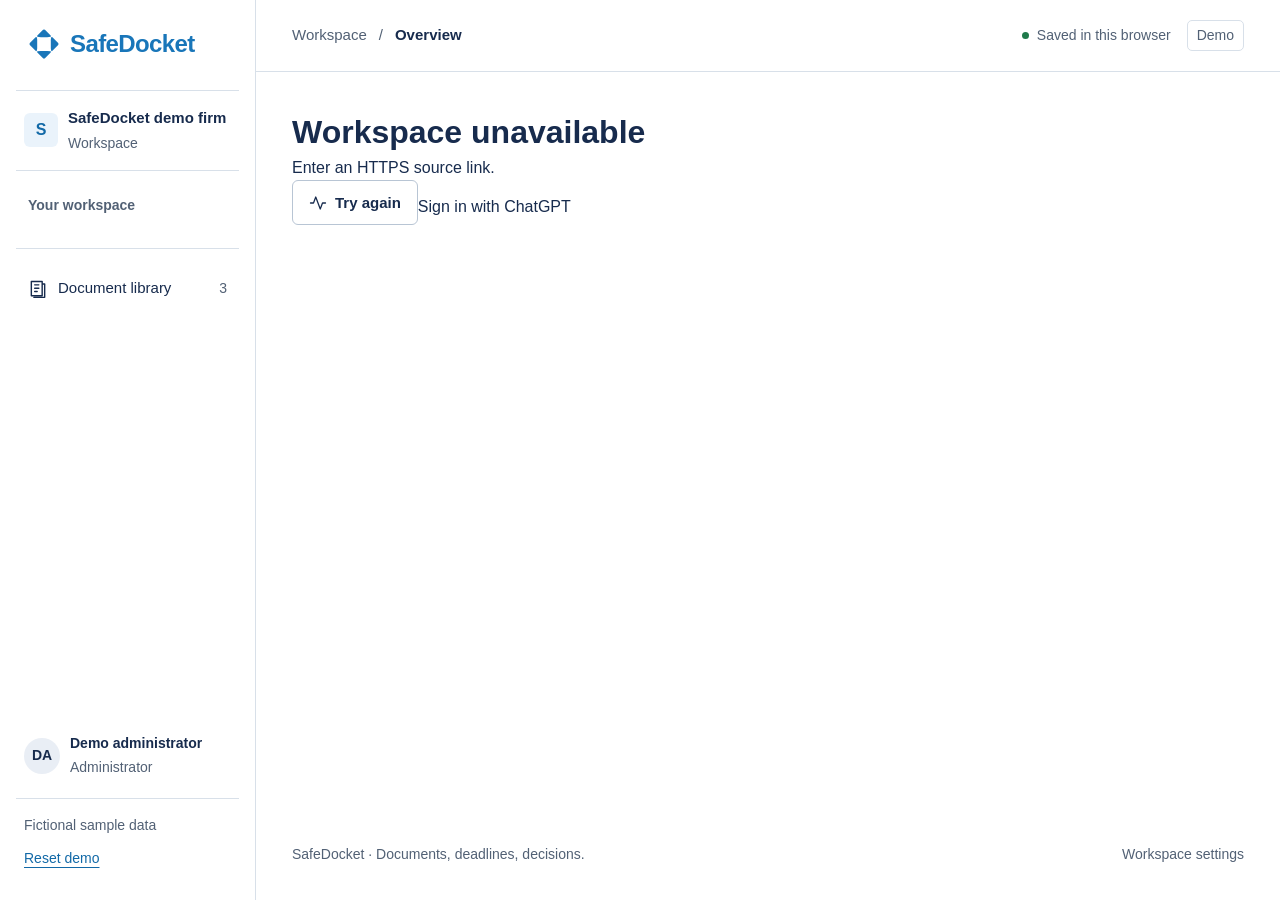
<file: index.html>
<!doctype html><html lang="en"><head>
<meta charset="UTF-8"><meta name="viewport" content="width=device-width,initial-scale=1"><meta name="color-scheme" content="light">
<meta name="description" content="SafeDocket helps you review client documents, follow up on missing evidence, and track decisions. Try the interactive demo.">
<meta http-equiv="Content-Security-Policy" content="default-src 'self'; connect-src 'none'; script-src 'self'; style-src 'self' 'unsafe-inline'; img-src 'self' data:; object-src 'none'; base-uri 'self'; form-action 'self'"><meta name="referrer" content="no-referrer">
<title>SafeDocket — Workspace</title><link rel="icon" href="./brand/favicon.svg?v=9bbdd194230a"><link rel="stylesheet" href="./styles.css?v=6875f411c402">
</head><body>
<a class="skip-link" href="#main">Skip to workspace</a>
<div id="auth-gate" class="auth-gate"><p>Opening SafeDocket…</p></div>
<div class="app" hidden>
<aside class="sidebar" id="sidebar" aria-label="Main navigation">
<a class="brand" href="#overview" aria-label="SafeDocket home"><img class="brand-symbol" src="./brand/safedocket-symbol.svg?v=9bbdd194230a" width="29" height="29" alt=""><span>SafeDocket</span></a>
<div class="workspace"><span class="org-avatar" id="org-initial">S</span><div><strong id="org-name">SafeDocket demo firm</strong><small>Workspace</small></div></div>
<div class="nav-label">Your workspace</div><nav id="nav"></nav>
<div class="sidebar-library"><a href="./samples/"><svg class="icon" viewBox="0 0 24 24" fill="none" stroke="currentColor" stroke-width="1.6"><path d="M4 3h13v17H4z M8 7h5 M8 11h5 M8 15h3 M17 6h3v16H7"/></svg>Document library<span>3</span></a></div>
<div class="sidebar-bottom"><button id="view-context" hidden></button><div class="profile"><span class="avatar">DA</span><div><strong id="actor-name">Demo administrator</strong><small>Administrator</small></div></div><div class="sidebar-foot"><span>Fictional sample data</span><button id="demo-reset" type="button">Reset demo</button></div><button id="sign-out" hidden>Sign out</button></div>
</aside>
<div class="main-shell"><header class="topbar"><div class="breadcrumb"><button class="icon-button menu-toggle" aria-label="Toggle navigation" aria-expanded="false" aria-controls="sidebar" id="menu-toggle"></button><span>Workspace</span><span class="crumb-separator">/</span><strong id="crumb">Overview</strong></div><div class="topbar-end"><span class="local-status"><i></i>Saved in this browser</span><span class="demo-label">Demo</span><button id="role-switch" hidden></button><button id="alerts-button" hidden></button></div></header>
<main id="main" tabindex="-1"></main><footer class="page-footer"><span>SafeDocket · Documents, deadlines, decisions.</span><button class="environment-label" data-page="firm-settings">Workspace settings</button></footer>
</div></div>
<dialog id="detail" class="detail-dialog" aria-labelledby="detail-title"></dialog><dialog id="form-dialog" class="form-dialog" aria-labelledby="form-title"></dialog>
<dialog id="demo-reset-dialog" class="form-dialog" aria-labelledby="demo-reset-title"><div class="reset-content"><span class="page-kicker">Demo workspace</span><h2 id="demo-reset-title">Start fresh?</h2><p>This resets the sample data and clears the changes made in this browser.</p><div class="form-actions"><button class="btn" id="demo-reset-cancel">Keep exploring</button><button class="btn primary" id="demo-reset-confirm">Reset examples</button></div></div></dialog>
<div class="toast" id="toast" role="status"></div><noscript>This demo needs JavaScript to show the workspace.</noscript><script type="module" src="./demo.js?v=ce785e9dd273"></script>
</body></html>
</file>
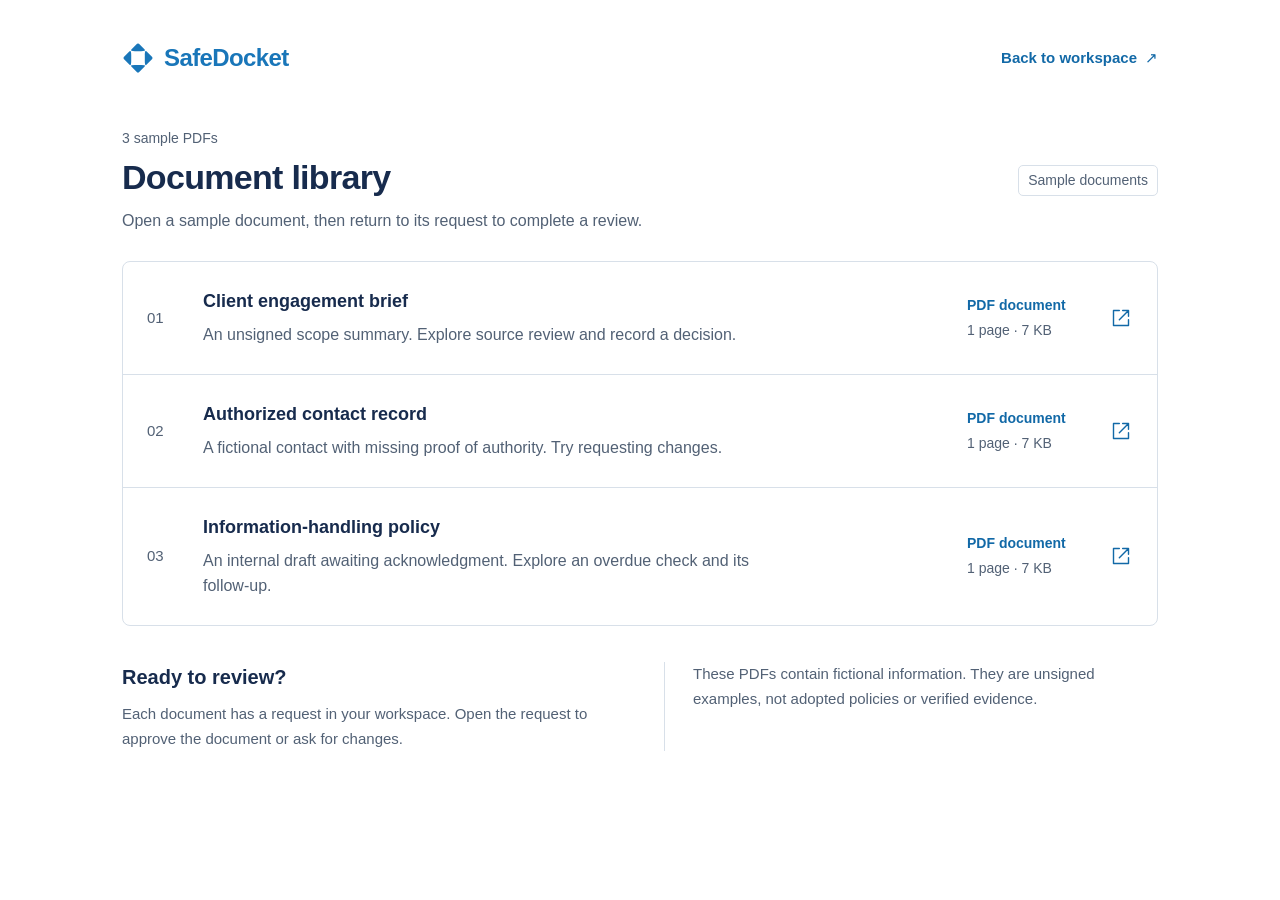
<file: samples/index.html>
<!doctype html><html lang="en"><head><meta charset="utf-8"><meta name="viewport" content="width=device-width,initial-scale=1"><meta name="color-scheme" content="light"><meta name="referrer" content="no-referrer"><title>SafeDocket — Document library</title><link rel="icon" href="../brand/favicon.svg?v=9bbdd194230a"><link rel="stylesheet" href="../styles.css?v=6875f411c402"></head><body class="library-page"><main class="library-shell"><header class="library-top"><a class="brand" href="../" aria-label="SafeDocket home"><img class="brand-symbol" src="../brand/safedocket-symbol.svg?v=9bbdd194230a" width="29" height="29" alt=""><span>SafeDocket</span></a><a class="inline-link" href="../">Back to workspace <span aria-hidden="true">↗</span></a></header><header class="page-heading"><div><p class="page-kicker">3 sample PDFs</p><h1>Document library</h1><p class="page-description">Open a sample document, then return to its request to complete a review.</p></div><span class="demo-label">Sample documents</span></header><div class="library-list"><a class="library-document" href="./sample-engagement-brief.pdf" target="_blank" rel="noopener noreferrer"><span class="library-number">01</span><div><h2>Client engagement brief</h2><p>An unsigned scope summary. Explore source review and record a decision.</p></div><span class="library-file-meta"><strong>PDF document</strong>1 page · 7 KB</span><svg class="icon" viewBox="0 0 24 24" fill="none" stroke="currentColor" stroke-width="1.6" stroke-linecap="round" stroke-linejoin="round" aria-hidden="true"><path d="M14 3h7v7 M21 3 10 14 M10 3H3v18h18v-7"/></svg></a><a class="library-document" href="./sample-authority-record.pdf" target="_blank" rel="noopener noreferrer"><span class="library-number">02</span><div><h2>Authorized contact record</h2><p>A fictional contact with missing proof of authority. Try requesting changes.</p></div><span class="library-file-meta"><strong>PDF document</strong>1 page · 7 KB</span><svg class="icon" viewBox="0 0 24 24" fill="none" stroke="currentColor" stroke-width="1.6" stroke-linecap="round" stroke-linejoin="round" aria-hidden="true"><path d="M14 3h7v7 M21 3 10 14 M10 3H3v18h18v-7"/></svg></a><a class="library-document" href="./sample-information-policy.pdf" target="_blank" rel="noopener noreferrer"><span class="library-number">03</span><div><h2>Information-handling policy</h2><p>An internal draft awaiting acknowledgment. Explore an overdue check and its follow-up.</p></div><span class="library-file-meta"><strong>PDF document</strong>1 page · 7 KB</span><svg class="icon" viewBox="0 0 24 24" fill="none" stroke="currentColor" stroke-width="1.6" stroke-linecap="round" stroke-linejoin="round" aria-hidden="true"><path d="M14 3h7v7 M21 3 10 14 M10 3H3v18h18v-7"/></svg></a></div><footer class="library-footer"><div><h2>Ready to review?</h2><p>Each document has a request in your workspace. Open the request to approve the document or ask for changes.</p></div><p>These PDFs contain fictional information. They are unsigned examples, not adopted policies or verified evidence.</p></footer></main></body></html>
</file>
<file: styles.css>
/* SafeDocket: readable, action-focused product UI. Keep type at 14px or larger. */
:root {
  color-scheme: light;
  --paper: #ffffff;
  --surface: #fff;
  --rail: #fff;
  --ink: #172b4d;
  --muted: #526175;
  --line: #d8e0e9;
  --accent: #1269a7;
  --accent-soft: #eaf3fb;
  --amber: #825000;
  --red: #b3261e;
  --sans: -apple-system, BlinkMacSystemFont, 'Segoe UI', sans-serif;
  --text-sm: .875rem;
  --text-ui: .9375rem;
  font: 16px/1.5 var(--sans);
  color: var(--ink);
  background: var(--paper);
  font-synthesis: none;
}
* { box-sizing: border-box; }
body { margin: 0; background: var(--paper); }
[hidden] { display: none !important; }
a { color: inherit; text-decoration: none; }
button, input, textarea, select { font: inherit; }
button, a { touch-action: manipulation; }
button { cursor: pointer; color: inherit; }
button:disabled { cursor: not-allowed; opacity: .5; }
a:focus-visible, button:focus-visible, input:focus-visible, select:focus-visible, textarea:focus-visible, summary:focus-visible { outline: 3px solid var(--accent); outline-offset: 3px; }
button:focus:not(:focus-visible) { outline: none; }
h1, h2, h3, p { margin: 0; }
svg { flex-shrink: 0; }
.icon { width: 20px; height: 20px; fill: none; stroke: currentColor; stroke-width: 1.7; stroke-linecap: round; stroke-linejoin: round; }
.skip-link { position: fixed; top: 10px; left: 10px; z-index: 200; padding: 12px; background: var(--ink); color: #fff; transform: translateY(-160%); }
.skip-link:focus { transform: none; }
.app { min-height: 100dvh; display: grid; grid-template-columns: 256px minmax(0, 1fr); }
.sidebar { position: sticky; top: 0; height: 100dvh; overflow-y: auto; background: var(--rail); border-right: 1px solid var(--line); display: flex; flex-direction: column; padding: 28px 16px 20px; }
.brand { display: flex; align-items: center; gap: 10px; padding: 0 12px; color: #1976b9; margin-bottom: 30px; }
.brand-symbol { width: 32px; height: 32px; flex-shrink: 0; object-fit: contain; }
.brand span { font-weight: 700; font-size: 1.5rem; letter-spacing: -.6px; line-height: 1.2; }
.workspace { display: flex; align-items: center; gap: 10px; padding: 16px 8px; border-top: 1px solid var(--line); border-bottom: 1px solid var(--line); margin-bottom: 24px; }
.org-avatar { width: 34px; height: 34px; flex-shrink: 0; display: grid; place-items: center; background: var(--accent-soft); border-radius: 6px; color: var(--accent); font-weight: 650; }
.workspace strong { font-weight: 650; font-size: var(--text-ui); display: block; overflow-wrap: anywhere; }
.workspace small, .profile small { display: block; color: var(--muted); font-size: var(--text-sm); margin-top: 3px; }
.nav-label { font-size: var(--text-sm); font-weight: 600; color: var(--muted); margin: 0 12px 10px; }
#nav { display: flex; flex-direction: column; gap: 6px; }
.nav-item { display: flex; align-items: center; gap: 12px; padding: 12px; min-height: 48px; font-size: 1rem; color: var(--muted); border-radius: 6px; font-weight: 500; }
.nav-item:hover { background: var(--paper); color: var(--ink); }
.nav-item.active { background: var(--accent-soft); color: #075b97; font-weight: 650; }
.sidebar-library { margin-top: 22px; padding-top: 16px; border-top: 1px solid var(--line); }
.sidebar-library > a { display: flex; gap: 10px; align-items: center; padding: 12px; min-height: 48px; font-size: var(--text-ui); color: var(--ink); border-radius: 6px; }
.sidebar-library > a:hover { background: var(--paper); }
.sidebar-library > a > span { margin-left: auto; color: var(--muted); font-size: var(--text-sm); }
.sidebar-bottom { margin-top: auto; padding-top: 32px; }
.profile { display: flex; gap: 10px; align-items: center; padding: 0 8px; }
.avatar { height: 36px; min-width: 36px; border-radius: 50%; display: inline-grid; place-items: center; font-size: var(--text-sm); font-weight: 650; color: var(--ink); background: #e9eef5; }
.profile strong { font-size: var(--text-sm); font-weight: 650; display: block; }
.sidebar-foot { display: flex; flex-direction: column; align-items: flex-start; border-top: 1px solid var(--line); margin-top: 20px; padding: 16px 8px 0; font-size: var(--text-sm); color: var(--muted); }
.sidebar-foot button { background: none; border: 0; padding: 10px 0; min-height: 44px; color: var(--accent); font-size: var(--text-sm); text-decoration: underline; text-underline-offset: 4px; }
.advanced-nav { display: none; }
.main-shell { min-width: 0; display: flex; flex-direction: column; }
.topbar { min-height: 72px; display: flex; align-items: center; justify-content: space-between; padding: 12px 36px; border-bottom: 1px solid var(--line); gap: 20px; background: var(--surface); }
.breadcrumb { display: flex; align-items: center; gap: 12px; font-size: var(--text-ui); color: var(--muted); }
.breadcrumb strong { color: var(--ink); font-weight: 600; }
.crumb-separator { color: var(--muted); }
.topbar-end { display: flex; gap: 16px; align-items: center; }
.local-status { display: flex; align-items: center; gap: 8px; font-size: var(--text-sm); color: var(--muted); }
.local-status i { height: 7px; width: 7px; background: #1f7a4b; border-radius: 50%; }
.demo-label { border: 1px solid var(--line); background: var(--paper); color: var(--muted); border-radius: 5px; padding: 4px 9px; font-size: var(--text-sm); white-space: nowrap; }
.menu-toggle { display: none !important; }
#main { padding: 36px 36px 60px; max-width: 1560px; width: 100%; margin: 0 auto; outline: 0; flex: 1; }
.page-heading { display: flex; gap: 24px; align-items: center; justify-content: space-between; margin-bottom: 28px; }
.page-kicker { font-size: var(--text-sm); color: var(--muted); font-weight: 500; margin-bottom: 8px; }
.page-heading h1 { font-size: 2.125rem; font-weight: 700; line-height: 1.2; letter-spacing: -.7px; }
.page-description { font-size: 1rem; color: var(--muted); line-height: 1.6; margin-top: 10px; max-width: 650px; }
.btn, .button { display: inline-flex; justify-content: center; align-items: center; gap: 8px; min-height: 44px; padding: 11px 16px; border: 1px solid #b8c5d4; border-radius: 6px; background: #fff; color: var(--ink); font-size: var(--text-ui); font-weight: 600; line-height: 1.4; }
.btn .icon { width: 18px; height: 18px; }
.btn:hover, .button:hover { background: var(--paper); border-color: #899bb0; }
.btn.primary { background: var(--accent); border-color: var(--accent); color: #fff; }
.btn.primary:hover { background: #08568e; border-color: #08568e; }
.page-heading > .btn { flex-shrink: 0; }
.workspace-totals { display: grid; grid-template-columns: 1fr 1fr 1fr 1.3fr; border: 1px solid var(--line); background: var(--surface); border-radius: 8px; padding: 22px 24px; margin-bottom: 28px; }
.workspace-totals > div { padding: 0 24px; border-right: 1px solid var(--line); }
.workspace-totals > div:first-child { padding-left: 0; }
.workspace-totals > div:last-child { border: 0; padding-right: 0; }
.workspace-totals span { display: block; font-size: var(--text-ui); color: var(--muted); }
.workspace-totals strong { display: block; font-weight: 700; font-size: 2rem; line-height: 1.2; margin-top: 8px; font-variant-numeric: tabular-nums; }
.workspace-totals strong.total-overdue { color: var(--red); }
.workspace-totals .summary-caption { display: flex; flex-direction: column; justify-content: center; align-items: flex-end; }
.summary-caption a { display: flex; align-items: center; gap: 8px; min-height: 44px; font-size: var(--text-ui); color: var(--accent); font-weight: 600; }
.desk-layout { display: grid; grid-template-columns: minmax(0, 1fr) 272px; gap: 24px; align-items: start; }
.queue-panel { min-width: 0; background: var(--surface); border: 1px solid var(--line); border-radius: 8px; overflow: hidden; }
.queue-heading { padding: 22px 24px 8px; }
.queue-heading h2, .rail-heading h2, .section-title h2 { font-size: 1.25rem; line-height: 1.4; font-weight: 650; letter-spacing: -.25px; }
.queue-heading p { margin-top: 5px; color: var(--muted); font-size: var(--text-ui); }
.table-tabs { display: flex; gap: 24px; padding: 0 24px; border-bottom: 1px solid var(--line); min-height: 60px; align-items: stretch; overflow-x: auto; }
.tab { background: none; border: 0; border-bottom: 3px solid transparent; padding: 16px 0 13px; min-height: 48px; display: flex; gap: 8px; align-items: center; white-space: nowrap; font-size: var(--text-ui); font-weight: 500; color: var(--muted); }
.tab span { font-size: var(--text-sm); background: #edf1f6; color: var(--muted); padding: 2px 7px; border-radius: 4px; line-height: 1.4; }
.tab.active { color: #075b97; border-bottom-color: var(--accent); font-weight: 650; }
.tab.active span { background: var(--accent-soft); color: #075b97; }
.list-caption { display: flex; justify-content: space-between; gap: 12px; font-size: var(--text-sm); color: var(--muted); padding: 14px 24px; background: #f8fafc; }
.work-row { width: 100%; display: grid; grid-template-columns: 36px minmax(0, 1fr) auto; align-items: center; column-gap: 14px; row-gap: 10px; text-align: left; border: 0; border-top: 1px solid var(--line); background: var(--surface); padding: 22px 24px; color: var(--ink); }
.work-row:hover { background: #f5f9fd; }
.document-symbol { width: 36px; height: 42px; display: inline-flex; align-items: center; justify-content: center; border: 1px solid var(--line); border-radius: 5px; background: #f5f8fc; color: var(--accent); }
.document-symbol > .icon { height: 22px; width: 22px; }
.work-row > .document-symbol { grid-column: 1; grid-row: 1/3; align-self: start; }
.work-title { min-width: 0; display: block; grid-column: 2; }
.work-title strong { display: block; font-size: 1rem; font-weight: 650; line-height: 1.5; overflow-wrap: anywhere; }
.work-title small { display: block; font-size: var(--text-sm); color: var(--muted); margin-top: 4px; }
.work-state { grid-column: 2; grid-row: 2; font-size: var(--text-sm); font-weight: 550; color: var(--muted); display: flex; align-items: center; gap: 7px; line-height: 1.5; }
.work-state i { width: 6px; height: 6px; flex-shrink: 0; border-radius: 50%; background: currentColor; }
.work-state.review { color: var(--accent); }
.work-state.overdue, .work-date.overdue { color: var(--red); }
.work-state.complete { color: #17633a; }
.work-date { grid-column: 3; grid-row: 1; text-align: right; font-size: var(--text-ui); color: var(--ink); font-weight: 550; line-height: 1.4; font-variant-numeric: tabular-nums; }
.work-date small { display: block; font-size: var(--text-sm); color: var(--muted); font-weight: 400; margin-top: 4px; }
.row-action { display: flex; grid-column: 3; grid-row: 2; justify-self: end; align-items: center; gap: 8px; min-height: 44px; padding: 8px 12px; margin: 0 -4px -6px 0; border: 1px solid #b7d0e5; border-radius: 5px; background: #f4f9fe; color: #075b97; font-size: var(--text-ui); font-weight: 600; }
.row-action > .icon { width: 17px; height: 17px; }
.work-row:hover .row-action { background: var(--accent-soft); border-color: var(--accent); }
.list-footer { display: flex; justify-content: space-between; align-items: center; gap: 16px; padding: 10px 24px; background: #f8fafc; border-top: 1px solid var(--line); font-size: var(--text-sm); color: var(--muted); }
.list-footer a { display: flex; align-items: center; gap: 7px; min-height: 44px; color: var(--accent); font-weight: 600; }
.list-footer .icon { width: 16px; height: 16px; }
.reference-rail { padding: 22px; background: var(--surface); border: 1px solid var(--line); border-radius: 8px; }
.rail-heading { display: flex; align-items: center; justify-content: space-between; gap: 12px; margin-bottom: 8px; }
.rail-heading > span { font-size: var(--text-sm); color: var(--muted); }
.rail-intro { font-size: var(--text-ui); color: var(--muted); line-height: 1.6; }
.rail-files { margin-top: 20px; border-top: 1px solid var(--line); }
.rail-file { display: flex; align-items: center; gap: 10px; padding: 18px 0; border-bottom: 1px solid var(--line); }
.pdf-mark { font-size: var(--text-sm); font-weight: 600; padding: 7px 5px; border: 1px solid var(--line); border-radius: 4px; color: var(--muted); background: #f5f7fa; }
.rail-file > span:nth-child(2) { flex: 1; min-width: 0; }
.rail-file strong { font-size: var(--text-ui); font-weight: 600; display: block; }
.rail-file small { display: block; font-size: var(--text-sm); color: var(--muted); margin-top: 5px; }
.rail-file > .icon { width: 16px; height: 16px; color: var(--muted); }
.inline-link { display: inline-flex; align-items: center; gap: 8px; min-height: 44px; font-size: var(--text-ui); font-weight: 600; color: var(--accent); }
.inline-link > .icon { width: 18px; height: 18px; }
.reference-rail > .inline-link { margin-top: 10px; }
.demo-note { padding: 20px 0 0; margin-top: 20px; border-top: 1px solid var(--line); }
.note-rule { display: none; }
.demo-note h3 { font-size: 1.125rem; line-height: 1.4; font-weight: 650; color: var(--ink); }
.demo-note p { font-size: var(--text-ui); color: var(--muted); line-height: 1.6; margin-top: 10px; }
.demo-note .note-foot { font-size: var(--text-sm); margin-top: 14px; }
.queue-empty { text-align: center; padding: 48px 28px; color: var(--muted); }
.queue-empty > .icon { width: 28px; height: 28px; margin-bottom: 16px; }
.queue-empty h3 { font-size: 1.25rem; font-weight: 650; margin-bottom: 10px; color: var(--ink); }
.queue-empty p { font-size: 1rem; line-height: 1.6; max-width: 400px; margin: 0 auto; }
.page-footer { max-width: 1560px; width: 100%; margin: 0 auto; display: flex; align-items: center; justify-content: space-between; padding: 12px 36px 24px; color: var(--muted); font-size: var(--text-sm); gap: 20px; }
.environment-label { border: 0; padding: 10px 0; min-height: 44px; font-size: var(--text-sm); color: var(--muted); background: none; }
.record-toolbar { padding: 18px 24px; display: flex; justify-content: space-between; align-items: center; gap: 20px; }
.record-toolbar > span { font-size: var(--text-sm); color: var(--muted); white-space: nowrap; }
.record-search { display: flex; align-items: center; gap: 10px; color: var(--muted); border: 1px solid #b8c5d4; border-radius: 6px; padding: 0 12px; min-width: 0; width: 390px; max-width: 100%; }
.record-search input { border: 0; background: none; padding: 11px 0; min-width: 0; width: 100%; font-size: 1rem; color: var(--ink); }
.record-search input::placeholder { color: var(--muted); }
.search-empty { padding: 28px; color: var(--muted); font-size: 1rem; }
.directory-caption { display: grid; grid-template-columns: 1.3fr 1fr 130px; gap: 22px; padding: 16px 24px; font-size: var(--text-sm); font-weight: 600; color: var(--muted); background: #f8fafc; }
.client-row { width: 100%; display: grid; grid-template-columns: 1.3fr 1fr 100px 18px; gap: 22px; align-items: center; background: #fff; border: 0; border-top: 1px solid var(--line); padding: 24px; text-align: left; }
.client-row:hover { background: #f5f9fd; }
.client-identity { display: flex; align-items: center; gap: 14px; min-width: 0; }
.client-monogram { min-width: 40px; height: 40px; border-radius: 6px; display: grid; place-items: center; background: var(--accent-soft); color: var(--accent); font-size: var(--text-ui); font-weight: 600; }
.client-row strong { font-size: 1rem; display: block; font-weight: 650; }
.client-row small { font-size: var(--text-sm); color: var(--muted); display: block; margin-top: 4px; overflow-wrap: anywhere; }
.client-contact { font-size: var(--text-ui); color: var(--muted); overflow-wrap: anywhere; }
.client-open { font-size: 1.5rem; font-weight: 650; color: var(--ink); }
.client-open small { font-weight: 400; display: none; }
.client-row > .icon { width: 18px; height: 18px; color: var(--muted); }
.activity-list { border-top: 1px solid var(--line); }
.activity-row { display: flex; align-items: start; gap: 20px; padding: 24px 0; border-bottom: 1px solid var(--line); }
.activity-dot { width: 36px; height: 36px; flex-shrink: 0; border: 1px solid var(--line); border-radius: 50%; display: grid; place-items: center; background: var(--surface); color: var(--accent); }
.activity-row > div { flex: 1; }
.activity-row p { font-size: 1rem; line-height: 1.6; }
.activity-row div > span { display: block; margin-top: 7px; color: var(--muted); font-size: var(--text-sm); }
.activity-row i { font-style: normal; margin: 0 8px; }
.activity-row > small { font-size: var(--text-sm); color: var(--muted); padding-top: 5px; }
.settings-layout { display: grid; grid-template-columns: 1fr 1fr; gap: 32px; }
.settings-section { border-top: 1px solid var(--line); padding-top: 24px; }
.section-title { display: flex; align-items: center; gap: 14px; margin-bottom: 20px; }
.section-title span { font-size: var(--text-sm); color: var(--muted); }
.settings-values { margin: 0; }
.settings-values > div { display: grid; grid-template-columns: 140px 1fr; gap: 20px; padding: 16px 0; border-bottom: 1px solid var(--line); }
.settings-values dt { font-size: var(--text-ui); color: var(--muted); }
.settings-values dd { font-size: 1rem; margin: 0; overflow-wrap: anywhere; }
.settings-section > p { font-size: 1rem; line-height: 1.65; color: var(--muted); margin-bottom: 18px; }
.settings-section .quiet-note { font-size: var(--text-sm); border-top: 1px solid var(--line); padding-top: 20px; margin-top: 24px; }
.icon-button { display: inline-grid; place-items: center; width: 44px; height: 44px; flex-shrink: 0; border: 0; background: transparent; color: var(--muted); border-radius: 6px; padding: 10px; }
.icon-button:hover { background: var(--paper); }
.detail-dialog, .form-dialog { border: 1px solid var(--line); background: #fff; color: var(--ink); padding: 0; box-shadow: 0 18px 70px #172b4d26; }
.detail-dialog { width: 680px; max-width: calc(100vw - 30px); height: 100dvh; max-height: 100dvh; margin: 0 0 0 auto; border-right: 0; border-top: 0; border-bottom: 0; }
.form-dialog { width: 560px; max-width: calc(100vw - 32px); max-height: calc(100dvh - 50px); border-radius: 8px; }
.detail-dialog::backdrop, .form-dialog::backdrop { background: #172b4d60; }
.dialog-header { padding: 16px 28px; display: flex; align-items: center; justify-content: space-between; gap: 16px; border-bottom: 1px solid var(--line); font-size: 1rem; font-weight: 600; position: sticky; top: 0; background: white; z-index: 1; }
.dialog-content { padding: 28px; }
.dialog-content h2 { font-size: 1.75rem; font-weight: 700; line-height: 1.3; letter-spacing: -.4px; margin: 10px 0 18px; overflow-wrap: anywhere; }
.dialog-content > p { font-size: 1rem; line-height: 1.65; color: var(--muted); margin: 14px 0; }
.dialog-content h3 { font-size: 1.125rem; font-weight: 650; margin: 26px 0 14px; }
.drawer-kicker { font-size: var(--text-ui) !important; display: flex; flex-wrap: wrap; justify-content: space-between; gap: 8px; color: var(--muted); margin: 0 0 16px !important; }
.drawer-kicker span { font-size: var(--text-sm); }
.review-source { display: flex; align-items: center; gap: 14px; border: 1px solid #b7d0e5; padding: 18px; background: #f4f9fe; border-radius: 6px; margin: 24px 0; }
.review-source > span:nth-child(2) { flex: 1; min-width: 0; overflow-wrap: anywhere; }
.review-source strong { font-size: 1rem; font-weight: 650; display: block; }
.review-source small { display: block; color: var(--accent); font-size: var(--text-ui); margin-top: 6px; }
.review-dates { display: grid; grid-template-columns: 1fr 1fr; margin: 24px 0; }
.review-dates > div { padding: 0 24px; border-left: 1px solid var(--line); }
.review-dates > div:first-child { padding-left: 0; border: 0; }
.review-dates dt, .evidence-values dt { font-size: var(--text-sm); color: var(--muted); margin-bottom: 6px; }
.review-dates dd, .evidence-values dd { margin: 0; font-size: 1rem; line-height: 1.6; overflow-wrap: anywhere; }
.review-section { border-top: 1px solid var(--line); margin-top: 24px; padding-top: 1px; }
.review-checks > div { display: flex; align-items: center; gap: 10px; padding: 12px 0; border-bottom: 1px solid var(--line); font-size: var(--text-ui); }
.check-symbol { width: 24px; height: 24px; flex-shrink: 0; display: grid; place-items: center; border-radius: 50%; background: #e7f5ed; color: #17633a; }
.check-symbol .icon { width: 16px; height: 16px; }
.check-symbol.attention { background: #fff3db; color: var(--amber); }
.check-symbol.neutral { background: #edf1f6; color: var(--muted); }
.review-checks small { margin-left: auto; color: var(--muted); font-size: var(--text-sm); text-align: right; }
.review-section p { font-size: 1rem; line-height: 1.65; color: var(--muted); }
.review-section .helper, .requirement-ref { font-size: var(--text-sm); margin-top: 14px; color: var(--muted); }
.requirement-ref { display: block; }
.detail-actions { display: flex; align-items: center; gap: 10px; flex-wrap: wrap; margin: 24px 0; }
.review-actions { justify-content: space-between; padding: 24px 0 0; border-top: 1px solid var(--line); margin: 28px 0 0; }
.field { font-size: var(--text-ui); font-weight: 600; display: flex; flex-direction: column; gap: 8px; margin-bottom: 20px; }
.field input, .field textarea, .field select { width: 100%; min-height: 46px; border: 1px solid #aebdce; border-radius: 6px; padding: 10px 12px; color: var(--ink); background: #fff; font-size: 1rem; line-height: 1.5; font-weight: 400; }
.field textarea { resize: vertical; min-height: 120px; }
.field input::placeholder, .field textarea::placeholder { color: var(--muted); }
.form-pair { display: grid; grid-template-columns: 1fr 1fr; gap: 18px; }
.helper, .form-hint, .detail-note { font-size: var(--text-sm); color: var(--muted); line-height: 1.6; margin: 14px 0; }
.form-actions { display: flex; gap: 10px; align-items: center; justify-content: flex-end; flex-wrap: wrap; border-top: 1px solid var(--line); padding-top: 22px; margin-top: 24px; }
.form-error { font-size: var(--text-ui); color: var(--red); padding: 12px 14px; background: #fff1f0; border: 1px solid #e9b7b2; margin: 15px 0; border-radius: 6px; }
.reset-content { padding: 28px; }
.reset-content h2 { font-size: 1.75rem; font-weight: 700; margin: 12px 0; }
.reset-content p { font-size: 1rem; line-height: 1.65; color: var(--muted); }
.notice { font-size: var(--text-ui); padding: 16px; border: 1px solid var(--line); background: #f8fafc; color: var(--muted); line-height: 1.6; }
.eyebrow { font-size: var(--text-sm); font-weight: 600; color: var(--muted); }
.badge { display: inline-flex; padding: 5px 8px; background: #edf1f6; color: var(--muted); border-radius: 4px; font-size: var(--text-sm); }
.badge.orange { background: #fff3db; color: var(--amber); }
.badge.red { background: #fff1f0; color: var(--red); }
.badge.green { background: #e7f5ed; color: #17633a; }
.evidence-values { display: grid; grid-template-columns: 1fr 1fr; gap: 20px; margin: 24px 0; }
.firm-evidence { border: 1px solid var(--line); border-radius: 6px; padding: 18px; margin: 14px 0; background: #f8fafc; }
.firm-evidence strong { font-size: 1rem; font-weight: 650; }
.firm-evidence p, .firm-evidence small { font-size: var(--text-sm); color: var(--muted); line-height: 1.65; margin: 9px 0; display: block; }
.firm-evidence a { font-size: var(--text-ui); color: var(--accent); text-decoration: underline; text-underline-offset: 3px; }
.table-wrap { overflow: auto; border: 1px solid var(--line); border-radius: 6px; }
table { width: 100%; border-collapse: collapse; text-align: left; }
th { font-size: var(--text-sm); font-weight: 600; background: #f8fafc; color: var(--muted); padding: 14px; }
td { font-size: var(--text-ui); padding: 16px 14px; border-top: 1px solid var(--line); color: var(--muted); }
.row-link { border: 0; text-align: left; background: none; padding: 0; display: flex; color: var(--ink); min-height: 44px; }
.row-link strong { font-size: 1rem; line-height: 1.5; display: block; }
.row-link small { font-size: var(--text-sm); display: block; color: var(--muted); margin-top: 4px; }
.firm-starters, .relief-starters { display: grid; gap: 12px; margin: 20px 0; }
.relief-starters button { border: 1px solid #b8c5d4; padding: 20px; background: #f8fafc; border-radius: 6px; text-align: left; }
.relief-starters button:hover { border-color: var(--accent); background: #f4f9fe; }
.relief-starters strong { font-size: 1rem; display: block; margin-bottom: 8px; font-weight: 650; }
.relief-starters span { font-size: var(--text-ui); line-height: 1.6; color: var(--muted); }
.relief-confirm { font-size: var(--text-ui); line-height: 1.6; display: flex; align-items: start; gap: 10px; margin-top: 20px; padding: 8px 0; }
.relief-confirm input { margin-top: 3px; width: 20px; height: 20px; flex-shrink: 0; accent-color: var(--accent); }
.relief-options { font-size: var(--text-ui); color: var(--muted); margin: 20px 0; }
.relief-options summary { cursor: pointer; margin-bottom: 16px; padding: 10px 0; min-height: 44px; }
.relief-draft { white-space: pre-wrap; overflow-wrap: anywhere; font: var(--text-ui)/1.65 var(--sans); padding: 20px; background: #f8fafc; border: 1px solid var(--line); color: var(--ink); }
.toast { position: fixed; bottom: 28px; left: 50%; transform: translate(-50%, 15px); max-width: calc(100vw - 32px); padding: 14px 20px; border-radius: 6px; background: var(--ink); color: white; opacity: 0; pointer-events: none; z-index: 150; font-size: var(--text-ui); transition: .2s; }
.toast.visible, .toast.show { opacity: 1; transform: translate(-50%, 0); }
.auth-gate { height: 100dvh; display: grid; place-items: center; font-size: 1.25rem; color: var(--muted); }
.inline-link:hover, .rail-file:hover strong, .list-footer a:hover { text-decoration: underline; text-underline-offset: 4px; }
.library-shell { max-width: 1100px; padding: 36px 32px 60px; margin: auto; }
.library-top { display: flex; align-items: center; justify-content: space-between; gap: 24px; margin-bottom: 48px; }
.library-top .brand { margin: 0; padding: 0; }
.library-list { border: 1px solid var(--line); border-radius: 8px; overflow: hidden; background: var(--surface); margin-top: 28px; }
.library-document { display: grid; grid-template-columns: 32px 1fr 120px 22px; gap: 24px; align-items: center; padding: 26px 24px; border-bottom: 1px solid var(--line); }
.library-document:last-child { border-bottom: 0; }
.library-document:hover { background: #f4f9fe; }
.library-number { font-size: var(--text-ui); color: var(--muted); font-variant-numeric: tabular-nums; }
.library-document h2 { font-size: 1.125rem; font-weight: 650; line-height: 1.5; margin-bottom: 7px; }
.library-document p { font-size: 1rem; color: var(--muted); line-height: 1.6; max-width: 560px; }
.library-file-meta { font-size: var(--text-sm); color: var(--muted); line-height: 1.8; }
.library-file-meta strong { font-weight: 600; display: block; color: var(--accent); }
.library-document > .icon { width: 20px; height: 20px; color: var(--accent); }
.library-footer { display: grid; grid-template-columns: 1fr 1fr; gap: 48px; margin-top: 36px; }
.library-footer h2 { font-size: 1.25rem; font-weight: 650; margin-bottom: 10px; }
.library-footer p { font-size: var(--text-ui); color: var(--muted); line-height: 1.65; }
.library-footer > p { border-left: 1px solid var(--line); padding-left: 28px; }
@media (max-width: 1280px) {
  .desk-layout { grid-template-columns: 1fr; }
  .reference-rail { display: grid; grid-template-columns: 1fr 1fr; gap: 0 32px; }
  .rail-heading, .rail-intro, .rail-files, .reference-rail > .inline-link { grid-column: 1; }
  .demo-note { grid-column: 2; grid-row: 1/5; margin: 0; padding: 0 0 0 28px; border-top: 0; border-left: 1px solid var(--line); }
  .workspace-totals .summary-caption { display: none; }
  .workspace-totals { grid-template-columns: repeat(3, 1fr); }
  .workspace-totals > div:nth-child(3) { border-right: 0; }
  .settings-layout { grid-template-columns: 1fr; }
  .client-row { grid-template-columns: 1.3fr 1fr 50px 18px; gap: 16px; }
  .directory-caption { grid-template-columns: 1.3fr 1fr 80px; }
}
@media (max-width: 860px) {
  .app { display: block; }
  .sidebar { position: fixed; z-index: 60; left: 0; top: 0; width: 280px; transform: translateX(-100%); visibility: hidden; transition: transform .2s ease, visibility .2s; box-shadow: 15px 0 60px #172b4d26; }
  .sidebar.open { transform: translateX(0); visibility: visible; }
  .topbar { min-height: 64px; padding: 10px 24px; }
  .menu-toggle { display: grid !important; margin-left: -10px; }
  .breadcrumb { gap: 8px; }
  #main { padding: 28px 24px 44px; }
  .page-heading h1 { font-size: 1.875rem; }
  .page-footer { padding: 12px 24px 24px; }
  .dialog-content { padding: 24px; }
  .dialog-header { padding: 12px 24px; }
}
@media (max-width: 600px) {
  .topbar { padding: 10px 16px; gap: 10px; }
  .breadcrumb { font-size: var(--text-sm); }
  .topbar-end { gap: 0; }
  .local-status { display: none; }
  #main { padding: 24px 16px 36px; }
  .page-heading { align-items: start; flex-wrap: wrap; gap: 18px; margin-bottom: 24px; }
  .page-heading h1 { font-size: 1.875rem; }
  .page-heading > .btn { width: 100%; }
  .workspace-totals { padding: 18px 14px; margin-bottom: 24px; }
  .workspace-totals > div { padding: 0 12px; }
  .workspace-totals span { font-size: var(--text-sm); }
  .workspace-totals strong { font-size: 1.75rem; }
  .queue-heading { padding: 20px 16px 8px; }
  .table-tabs { flex-wrap: wrap; gap: 0 18px; padding: 0 16px; overflow: visible; }
  .tab { padding: 12px 0 10px; }
  .list-caption { padding: 12px 16px; }
  .work-row { grid-template-columns: minmax(0, 1fr) auto; padding: 20px 16px; gap: 12px; }
  .work-row > .document-symbol { display: none; }
  .work-title { grid-column: 1/3; grid-row: 1; }
  .work-state { grid-column: 1; grid-row: 2; }
  .work-date { grid-column: 2; grid-row: 2; }
  .work-date small { display: inline; margin-left: 6px; }
  .row-action { grid-column: 1/3; grid-row: 3; justify-self: stretch; justify-content: space-between; margin: 2px 0 0; }
  .list-footer { padding: 10px 16px; flex-wrap: wrap; gap: 0 12px; }
  .reference-rail { display: block; padding: 20px; }
  .demo-note { margin-top: 20px; padding: 20px 0 0; border-left: 0; border-top: 1px solid var(--line); }
  .page-footer { padding: 12px 16px 20px; align-items: start; flex-direction: column; gap: 0; }
  .directory-caption { display: none; }
  .client-row { grid-template-columns: minmax(0, 1fr) 40px 18px; gap: 12px; padding: 20px 16px; }
  .client-contact { grid-column: 1; grid-row: 2; padding-left: 54px; }
  .client-open { grid-column: 2; grid-row: 1/3; }
  .client-open small { display: block; }
  .client-row > .icon { grid-column: 3; grid-row: 1/3; }
  .record-toolbar { padding: 16px; }
  .record-toolbar > span { display: none; }
  .record-search { width: 100%; }
  .activity-row { gap: 12px; }
  .activity-row > small { display: none; }
  .settings-values > div { grid-template-columns: 1fr; gap: 6px; }
  .form-dialog { max-height: calc(100dvh - 24px); }
  .detail-dialog { max-width: 100vw; width: 100vw; }
  .dialog-content { padding: 20px; }
  .dialog-header { padding: 10px 20px; }
  .dialog-content h2 { font-size: 1.5rem; }
  .form-pair { grid-template-columns: 1fr; gap: 0; }
  .review-dates, .evidence-values { grid-template-columns: 1fr; gap: 18px; }
  .review-dates > div { padding: 0; border-left: 0; }
  .review-actions > .btn { flex: 1; }
  .library-shell { padding: 24px 16px 44px; }
  .library-top { margin-bottom: 32px; flex-wrap: wrap; gap: 12px; }
  .library-top > .inline-link { font-size: var(--text-sm); }
  .library-document { grid-template-columns: minmax(0, 1fr) 20px; gap: 12px; padding: 22px 18px; }
  .library-number { display: none; }
  .library-document > div { grid-column: 1; }
  .library-file-meta { grid-column: 1; grid-row: 2; display: flex; flex-wrap: wrap; gap: 8px; }
  .library-document > .icon { grid-column: 2; grid-row: 1/3; }
  .library-footer { grid-template-columns: 1fr; gap: 24px; }
  .library-footer > p { border: 0; border-top: 1px solid var(--line); padding: 22px 0 0; }
}
@media (prefers-reduced-motion: reduce) {
  * { transition: none !important; scroll-behavior: auto !important; }
}
</file>
